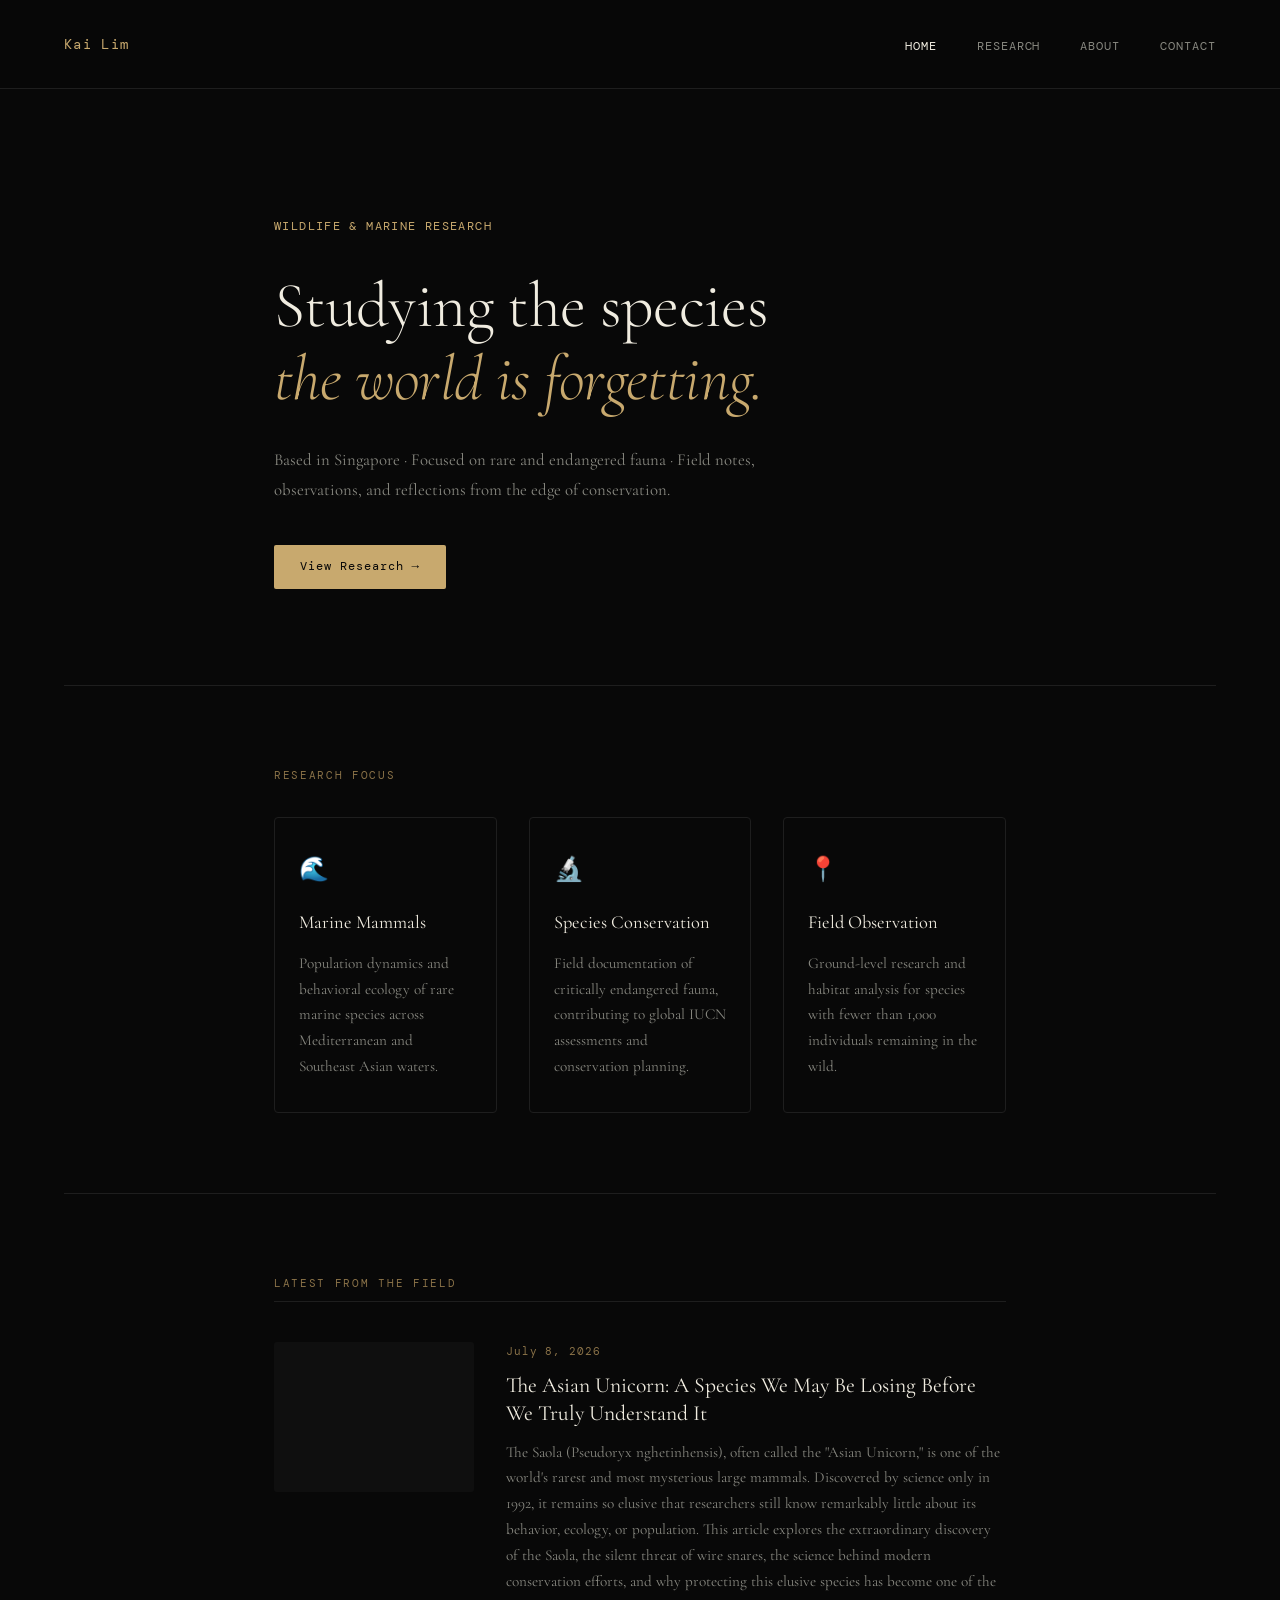
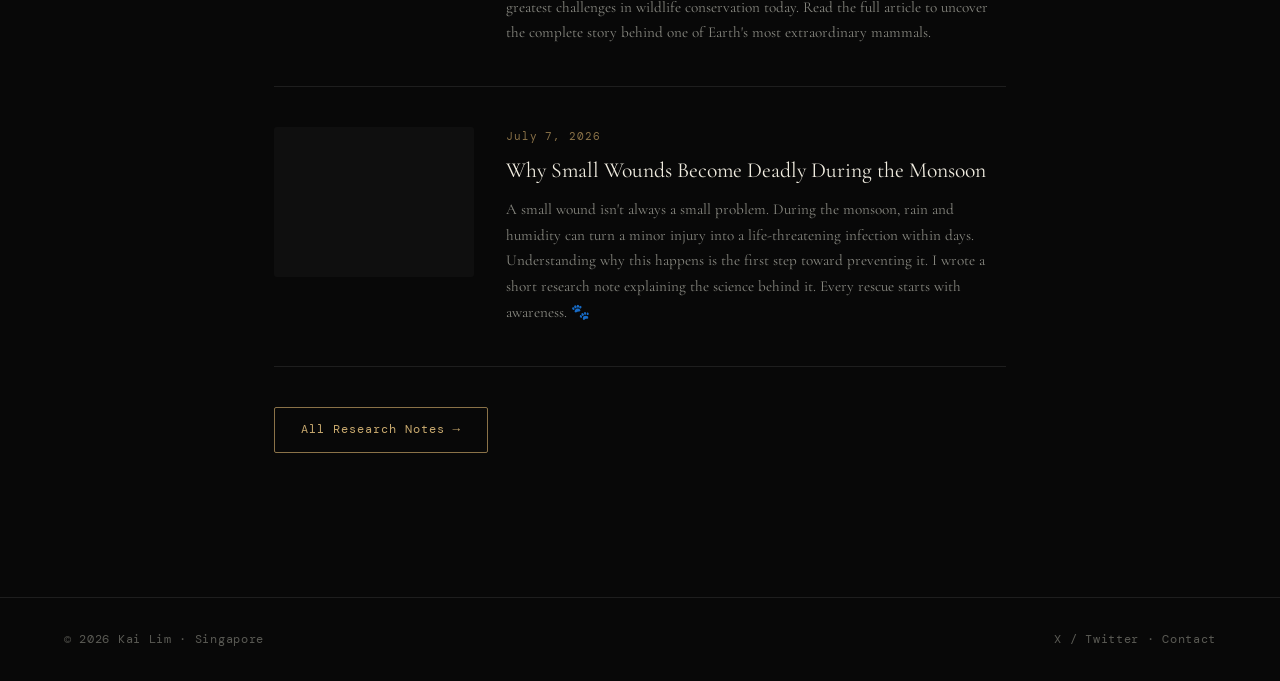
<file: index.html>
<!DOCTYPE html>
<html lang="en">
<head>
  <meta charset="UTF-8" />
  <meta name="viewport" content="width=device-width, initial-scale=1.0"/>
  <title>Kai Lim | Wildlife Researcher</title>
  <link rel="stylesheet" href="style.css" />
  <link href="https://fonts.googleapis.com/css2?family=Cormorant+Garamond:ital,wght@0,300;0,400;0,600;1,300;1,400&family=DM+Mono:wght@300;400&display=swap" rel="stylesheet">
</head>
<body>

  <!-- NAV -->
  <nav>
    <div class="nav-name">Kai Lim</div>
    <ul>
      <li><a href="index.html" class="active">Home</a></li>
      <li><a href="research.html">Research</a></li>
      <li><a href="about.html">About</a></li>
      <li><a href="contact.html">Contact</a></li>
    </ul>
  </nav>

  <!-- HERO -->
  <section class="hero">
    <div class="hero-tag">Wildlife & Marine Research</div>
    <h1>Studying the species<br/><em>the world is forgetting.</em></h1>
    <p class="hero-sub">Based in Singapore · Focused on rare and endangered fauna · Field notes, observations, and reflections from the edge of conservation.</p>
    <a href="research.html" class="btn">View Research →</a>
  </section>

  <!-- DIVIDER -->
  <div class="divider"></div>

  <!-- FOCUS AREAS -->
  <section class="focus">
    <div class="section-label">Research Focus</div>
    <div class="focus-grid">
      <div class="focus-card">
        <span class="focus-icon">🌊</span>
        <h3>Marine Mammals</h3>
        <p>Population dynamics and behavioral ecology of rare marine species across Mediterranean and Southeast Asian waters.</p>
      </div>
      <div class="focus-card">
        <span class="focus-icon">🔬</span>
        <h3>Species Conservation</h3>
        <p>Field documentation of critically endangered fauna, contributing to global IUCN assessments and conservation planning.</p>
      </div>
      <div class="focus-card">
        <span class="focus-icon">📍</span>
        <h3>Field Observation</h3>
        <p>Ground-level research and habitat analysis for species with fewer than 1,000 individuals remaining in the wild.</p>
      </div>
    </div>
  </section>

  <!-- DIVIDER -->
  <div class="divider"></div>

  <!-- LATEST ARTICLES -->
  <section class="latest">
    <div class="section-label">Latest from the Field</div>
    <div id="latest-posts"></div>
    <a href="research.html" class="btn-outline">All Research Notes →</a>
  </section>

  <!-- FOOTER -->
  <footer>
    <p>© 2026 Kai Lim · Singapore</p>
    <p class="footer-links">
      <a href="https://x.com/" target="_blank">X / Twitter</a> ·
      <a href="contact.html">Contact</a>
    </p>
  </footer>

  <script src="posts.js"></script>
  <script>
    // Show latest 2 posts on homepage
    const container = document.getElementById('latest-posts');
    const recent = posts.slice(0, 2);
    if (recent.length === 0) {
      container.innerHTML = '<p class="no-posts">Field notes coming soon.</p>';
    } else {
      recent.forEach(post => {
        container.innerHTML += `
          <a href="post.html?id=${post.id}" class="post-card">
            <div class="post-img" style="background-image:url('${post.image}')"></div>
            <div class="post-info">
              <span class="post-date">${post.date}</span>
              <h3>${post.title}</h3>
              <p>${post.excerpt}</p>
            </div>
          </a>`;
      });
    }
  </script>
</body>
</html>
</file>
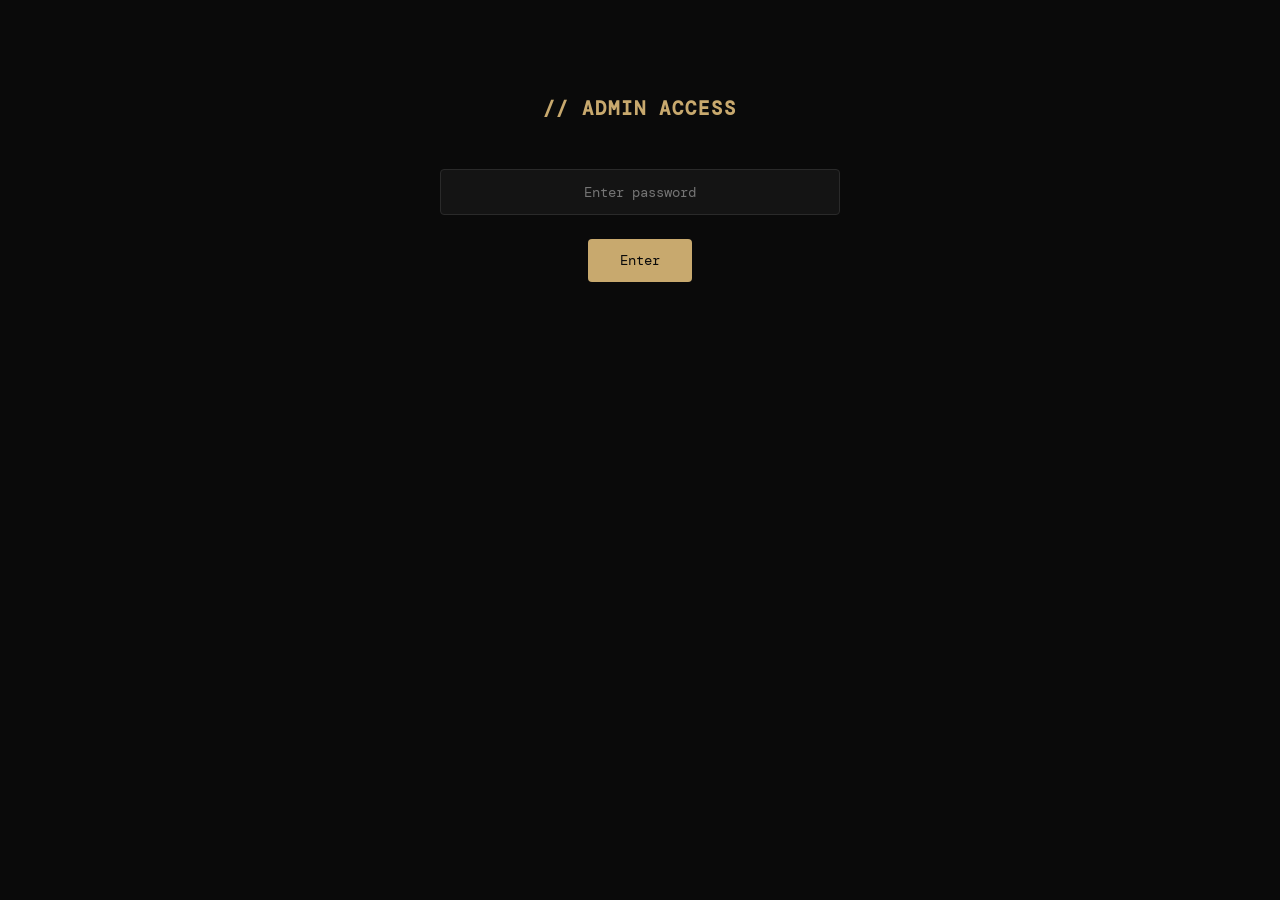
<file: admin (1).html>
<!DOCTYPE html>
<html lang="en">
<head>
  <meta charset="UTF-8" />
  <meta name="viewport" content="width=device-width, initial-scale=1.0"/>
  <title>Admin | Post Manager</title>
  <link href="https://fonts.googleapis.com/css2?family=DM+Mono:wght@300;400&display=swap" rel="stylesheet">
  <style>
    * { box-sizing: border-box; margin: 0; padding: 0; }
    body { background: #0a0a0a; color: #e0e0e0; font-family: 'DM Mono', monospace; padding: 2rem; }
    h1 { color: #c8a96e; margin-bottom: 2rem; font-size: 1.2rem; letter-spacing: 0.1em; }
    .form-group { margin-bottom: 1.2rem; }
    label { display: block; font-size: 0.75rem; color: #888; margin-bottom: 0.4rem; letter-spacing: 0.08em; text-transform: uppercase; }
    input, textarea { width: 100%; background: #141414; border: 1px solid #2a2a2a; color: #e0e0e0; padding: 0.8rem; font-family: 'DM Mono', monospace; font-size: 0.9rem; border-radius: 4px; outline: none; }
    input:focus, textarea:focus { border-color: #c8a96e; }
    textarea { min-height: 300px; resize: vertical; }
    .btn-add { background: #c8a96e; color: #0a0a0a; border: none; padding: 0.8rem 2rem; font-family: 'DM Mono', monospace; font-size: 0.9rem; cursor: pointer; border-radius: 4px; margin-top: 0.5rem; }
    .btn-add:hover { background: #e0c080; }
    .output { margin-top: 2rem; background: #141414; border: 1px solid #2a2a2a; padding: 1rem; border-radius: 4px; }
    .output h2 { font-size: 0.8rem; color: #888; margin-bottom: 1rem; letter-spacing: 0.08em; text-transform: uppercase; }
    .output pre { font-size: 0.8rem; color: #c8a96e; white-space: pre-wrap; word-break: break-all; }
    .msg { padding: 0.8rem; border-radius: 4px; margin-top: 1rem; font-size: 0.85rem; }
    .msg.success { background: #0d2b1a; color: #4caf82; border: 1px solid #1a4a30; }
    .msg.error { background: #2b0d0d; color: #cf6679; border: 1px solid #4a1a1a; }
    .existing { margin-top: 2rem; }
    .existing h2 { font-size: 0.8rem; color: #888; margin-bottom: 1rem; letter-spacing: 0.08em; text-transform: uppercase; }
    .post-item { background: #141414; border: 1px solid #2a2a2a; padding: 0.8rem 1rem; border-radius: 4px; margin-bottom: 0.5rem; display: flex; justify-content: space-between; align-items: center; }
    .post-item span { font-size: 0.85rem; }
    .btn-del { background: transparent; border: 1px solid #4a1a1a; color: #cf6679; padding: 0.3rem 0.8rem; font-family: 'DM Mono', monospace; font-size: 0.75rem; cursor: pointer; border-radius: 3px; }
    .btn-del:hover { background: #2b0d0d; }
    .note { font-size: 0.75rem; color: #555; margin-top: 0.5rem; line-height: 1.6; }
    .password-gate { max-width: 400px; margin: 4rem auto; text-align: center; }
    .password-gate input { margin: 1rem 0; text-align: center; }
  </style>
</head>
<body>

  <div id="gate" class="password-gate">
    <h1>// ADMIN ACCESS</h1>
    <input type="password" id="pass-input" placeholder="Enter password" />
    <br/>
    <button class="btn-add" onclick="checkPass()">Enter</button>
    <p id="gate-err" class="msg error" style="display:none;">Wrong password.</p>
  </div>

  <div id="admin-panel" style="display:none; max-width: 800px; margin: 0 auto;">
    <h1>// POST MANAGER</h1>

    <div class="form-group">
      <label>Post Title</label>
      <input type="text" id="title" placeholder="e.g. The Last Monk Seal of the Aegean" />
    </div>

    <div class="form-group">
      <label>Image URL</label>
      <input type="text" id="image" placeholder="https://... or relative path like images/post1.jpg" />
    </div>

    <div class="form-group">
      <label>Excerpt (1-2 sentences shown in list)</label>
      <input type="text" id="excerpt" placeholder="Short description shown in the research list..." />
    </div>

    <div class="form-group">
      <label>Content (HTML supported)</label>
      <textarea id="content" placeholder="Write your full article here. You can use &lt;p&gt;, &lt;h2&gt;, &lt;strong&gt;, &lt;em&gt;, &lt;blockquote&gt; tags..."></textarea>
    </div>

    <button class="btn-add" onclick="addPost()">Add Post →</button>
    <p class="note">After adding, copy the generated posts.js content below and replace your posts.js file on GitHub.</p>

    <div id="msg-area"></div>

    <div class="existing">
      <h2>Existing Posts</h2>
      <div id="posts-list"></div>
    </div>

    <div class="output" id="output-area" style="display:none;">
      <h2>Updated posts.js — Copy this to GitHub</h2>
      <pre id="output-code"></pre>
    </div>
  </div>

  <script src="posts.js"></script>
  <script>
    // Simple password gate — change "admin2026" to your own password
    const ADMIN_PASS = "admin2026";
    let localPosts = [...posts];

    function checkPass() {
      const val = document.getElementById('pass-input').value;
      if (val === ADMIN_PASS) {
        document.getElementById('gate').style.display = 'none';
        document.getElementById('admin-panel').style.display = 'block';
        renderList();
      } else {
        document.getElementById('gate-err').style.display = 'block';
      }
    }

    function renderList() {
      const container = document.getElementById('posts-list');
      if (localPosts.length === 0) {
        container.innerHTML = '<p style="color:#555;font-size:0.85rem;">No posts yet.</p>';
        return;
      }
      container.innerHTML = '';
      localPosts.forEach((p, i) => {
        container.innerHTML += `
          <div class="post-item">
            <span>${p.date} — ${p.title}</span>
            <button class="btn-del" onclick="deletePost(${i})">Delete</button>
          </div>`;
      });
    }

    function generateId() {
      return 'post_' + Date.now();
    }

    function getDate() {
      const d = new Date();
      return d.toLocaleDateString('en-US', { year: 'numeric', month: 'long', day: 'numeric' });
    }

    function addPost() {
      try {
        const title = document.getElementById('title').value.trim();
        const image = document.getElementById('image').value.trim();
        const excerpt = document.getElementById('excerpt').value.trim();
        const content = document.getElementById('content').value.trim();
        const msgArea = document.getElementById('msg-area');

        if (!title || !excerpt || !content) {
          msgArea.innerHTML = '<div class="msg error">Please fill in title, excerpt, and content.</div>';
          return;
        }

        const newPost = {
          id: generateId(),
          title,
          image: image || '',
          excerpt,
          date: getDate(),
          content
        };

        localPosts.unshift(newPost);
        renderList();
        generateOutput();

        document.getElementById('title').value = '';
        document.getElementById('image').value = '';
        document.getElementById('excerpt').value = '';
        document.getElementById('content').value = '';
        msgArea.innerHTML = '<div class="msg success">Post added! Scroll down to copy the code.</div>';

        // Auto-scroll so the generated code is visible immediately (helps on mobile)
        document.getElementById('output-area').scrollIntoView({ behavior: 'smooth', block: 'start' });
      } catch (err) {
        alert('ERROR: ' + err.message);
        console.error(err);
      }
    }

    function deletePost(index) {
      if (confirm('Delete this post?')) {
        localPosts.splice(index, 1);
        renderList();
        generateOutput();
      }
    }

    function generateOutput() {
      const code = `const posts = ${JSON.stringify(localPosts, null, 2)};`;
      document.getElementById('output-code').textContent = code;
      document.getElementById('output-area').style.display = 'block';
    }
  </script>
</body>
</html>
</file>
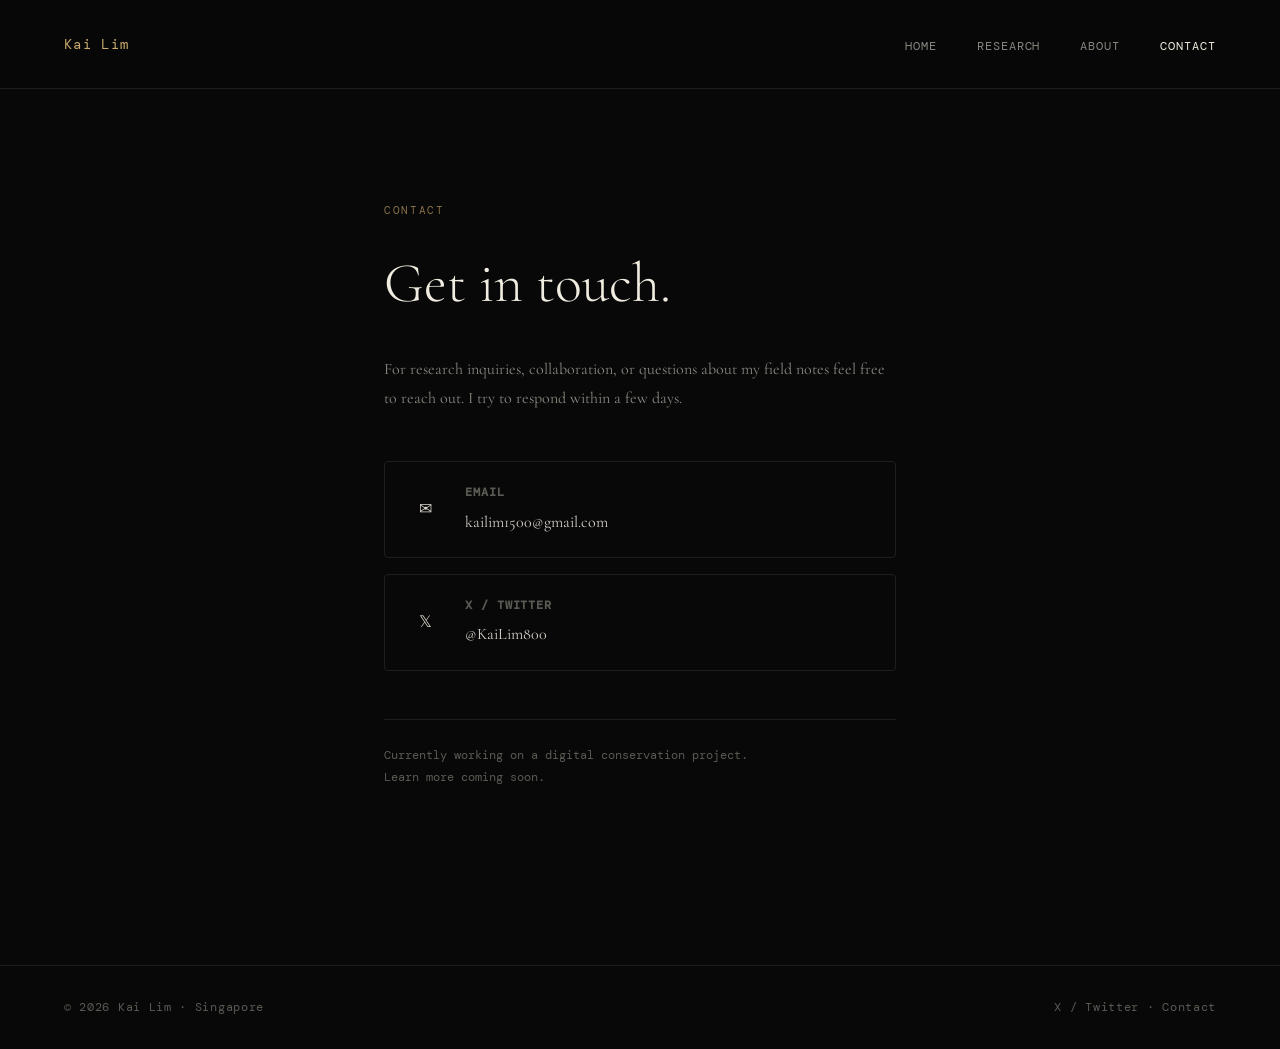
<file: contact.html>
<!DOCTYPE html>
<html lang="en">
<head>
  <meta charset="UTF-8" />
  <meta name="viewport" content="width=device-width, initial-scale=1.0"/>
  <title>Contact | Kai Lim</title>
  <link rel="stylesheet" href="style.css" />
  <link href="https://fonts.googleapis.com/css2?family=Cormorant+Garamond:ital,wght@0,300;0,400;0,600;1,300;1,400&family=DM+Mono:wght@300;400&display=swap" rel="stylesheet">
</head>
<body>

  <nav>
    <div class="nav-name">Kai Lim</div>
    <ul>
      <li><a href="index.html">Home</a></li>
      <li><a href="research.html">Research</a></li>
      <li><a href="about.html">About</a></li>
      <li><a href="contact.html" class="active">Contact</a></li>
    </ul>
  </nav>

  <section class="contact-page">
    <div class="section-label">Contact</div>
    <h1>Get in touch.</h1>
    <p class="contact-sub">For research inquiries, collaboration, or questions about my field notes  feel free to reach out. I try to respond within a few days.</p>

    <div class="contact-links">
      <a href="kailim1500@gmail.com" class="contact-item">
        <span class="contact-icon">✉</span>
        <div>
          <strong>Email</strong>
          <span>kailim1500@gmail.com</span>
        </div>
      </a>
      <a href="https://x.com/KaiLim800" target="_blank" class="contact-item">
        <span class="contact-icon">𝕏</span>
        <div>
          <strong>X / Twitter</strong>
          <span>@KaiLim800</span>
        </div>
      </a>
    </div>

    <p class="contact-note">Currently working on a digital conservation project. <br/>Learn more coming soon.</p>
  </section>

  <footer>
    <p>© 2026 Kai Lim · Singapore</p>
    <p class="footer-links">
      <a href="https://x.com/KaiLim800/" target="_blank">X / Twitter</a> ·
      <a href="contact.html">Contact</a>
    </p>
  </footer>

</body>
</html>
</file>
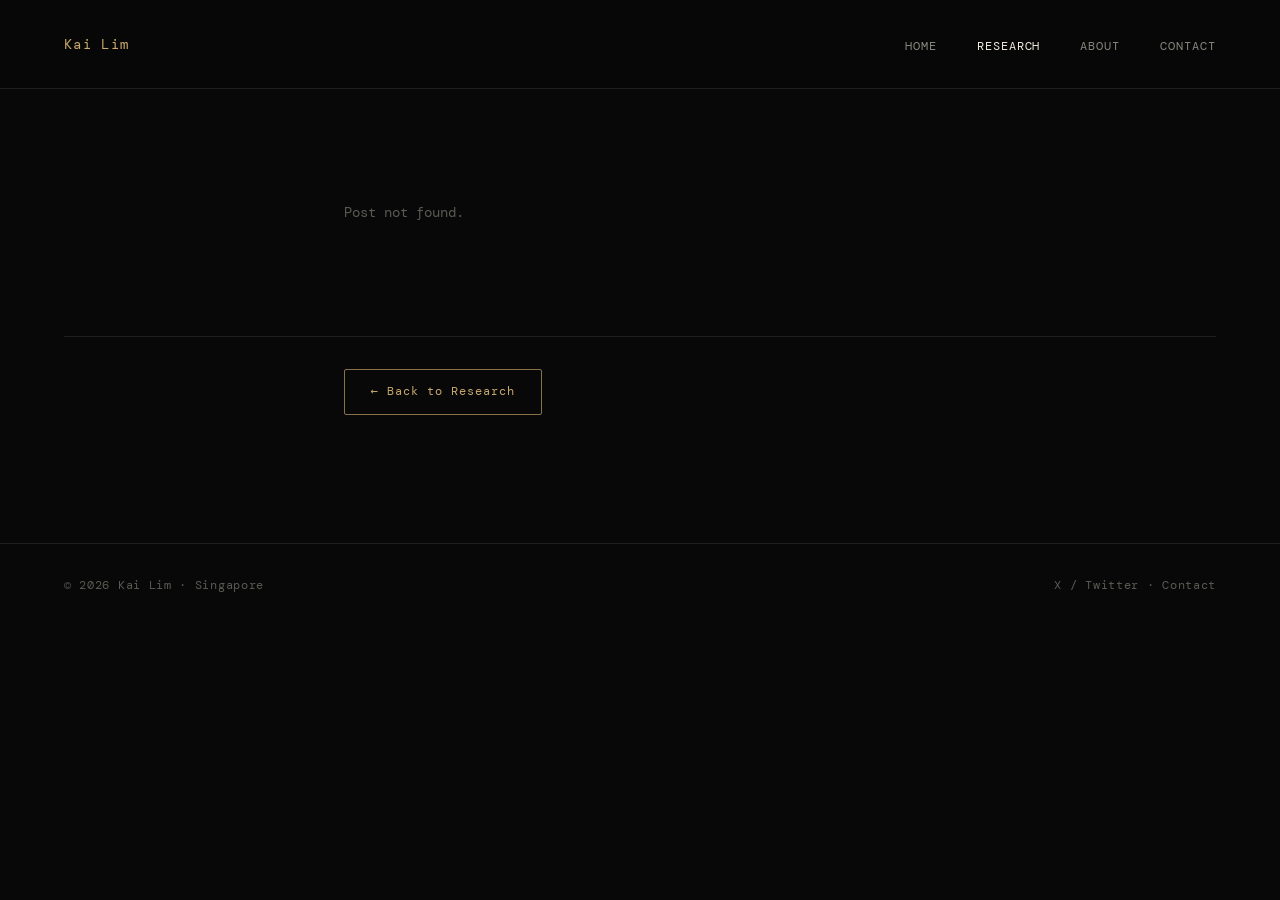
<file: post.html>
<!DOCTYPE html>
<html lang="en">
<head>
  <meta charset="UTF-8" />
  <meta name="viewport" content="width=device-width, initial-scale=1.0"/>
  <title>Post | Kai Lim</title>
  <link rel="stylesheet" href="style.css" />
  <link href="https://fonts.googleapis.com/css2?family=Cormorant+Garamond:ital,wght@0,300;0,400;0,600;1,300;1,400&family=DM+Mono:wght@300;400&display=swap" rel="stylesheet">
</head>
<body>

  <nav>
    <div class="nav-name">Kai Lim</div>
    <ul>
      <li><a href="index.html">Home</a></li>
      <li><a href="research.html" class="active">Research</a></li>
      <li><a href="about.html">About</a></li>
      <li><a href="contact.html">Contact</a></li>
    </ul>
  </nav>

  <article class="post-page" id="post-content">
    <div class="post-loading">Loading...</div>
  </article>

  <div class="divider"></div>

  <section class="back-section">
    <a href="research.html" class="btn-outline">← Back to Research</a>
  </section>

  <footer>
    <p>© 2026 Kai Lim · Singapore</p>
    <p class="footer-links">
      <a href="https://x.com/" target="_blank">X / Twitter</a> ·
      <a href="contact.html">Contact</a>
    </p>
  </footer>

  <script src="posts.js"></script>
  <script>
    const params = new URLSearchParams(window.location.search);
    const id = params.get('id');
    const post = posts.find(p => p.id === id);
    const container = document.getElementById('post-content');

    if (!post) {
      container.innerHTML = '<p class="no-posts">Post not found.</p>';
    } else {
      document.title = post.title + ' | Kai Lim';
      container.innerHTML = `
        <div class="post-header">
          <span class="post-date">${post.date}</span>
          <h1>${post.title}</h1>
        </div>
        <div class="post-cover" style="background-image:url('${post.image}')"></div>
        <div class="post-body">${post.content}</div>
      `;
    }
  </script>
</body>
</html>
</file>
<file: style.css>
/* ===== RESET & BASE ===== */
*, *::before, *::after { box-sizing: border-box; margin: 0; padding: 0; }

:root {
  --bg: #080808;
  --bg2: #0f0f0f;
  --border: #1e1e1e;
  --text: #d4d0c8;
  --text-muted: #5a5a54;
  --text-dim: #888880;
  --gold: #c8a96e;
  --gold-dim: #8a7248;
  --white: #f0ece0;
}

html { scroll-behavior: smooth; }

body {
  background: var(--bg);
  color: var(--text);
  font-family: 'Cormorant Garamond', Georgia, serif;
  font-size: 18px;
  line-height: 1.7;
  min-height: 100vh;
}

a { color: inherit; text-decoration: none; }

/* ===== NAV ===== */
nav {
  display: flex;
  justify-content: space-between;
  align-items: center;
  padding: 1.8rem 4rem;
  border-bottom: 1px solid var(--border);
  position: sticky;
  top: 0;
  background: rgba(8,8,8,0.95);
  backdrop-filter: blur(10px);
  z-index: 100;
}

.nav-name {
  font-family: 'DM Mono', monospace;
  font-size: 0.85rem;
  color: var(--gold);
  letter-spacing: 0.1em;
}

nav ul {
  list-style: none;
  display: flex;
  gap: 2.5rem;
}

nav ul a {
  font-family: 'DM Mono', monospace;
  font-size: 0.75rem;
  color: var(--text-dim);
  letter-spacing: 0.08em;
  text-transform: uppercase;
  transition: color 0.2s;
}

nav ul a:hover,
nav ul a.active {
  color: var(--white);
}

/* ===== HERO ===== */
.hero {
  max-width: 860px;
  margin: 0 auto;
  padding: 8rem 4rem 6rem;
}

.hero-tag {
  font-family: 'DM Mono', monospace;
  font-size: 0.72rem;
  color: var(--gold);
  letter-spacing: 0.12em;
  text-transform: uppercase;
  margin-bottom: 2rem;
}

.hero h1 {
  font-size: clamp(2.8rem, 5vw, 4.5rem);
  font-weight: 300;
  line-height: 1.15;
  color: var(--white);
  margin-bottom: 1.8rem;
  letter-spacing: -0.01em;
}

.hero h1 em {
  font-style: italic;
  color: var(--gold);
}

.hero-sub {
  font-size: 1.05rem;
  color: var(--text-dim);
  max-width: 540px;
  margin-bottom: 2.5rem;
  line-height: 1.8;
}

/* ===== PAGE HERO ===== */
.page-hero {
  max-width: 860px;
  margin: 0 auto;
  padding: 6rem 4rem 4rem;
}

.page-hero h1 {
  font-size: clamp(2.2rem, 4vw, 3.5rem);
  font-weight: 300;
  color: var(--white);
  line-height: 1.2;
  margin: 1.5rem 0;
}

.page-hero h1 em { font-style: italic; color: var(--gold); }

.page-hero p {
  color: var(--text-dim);
  max-width: 560px;
  font-size: 1rem;
  line-height: 1.85;
}

/* ===== SECTION LABEL ===== */
.section-label {
  font-family: 'DM Mono', monospace;
  font-size: 0.7rem;
  color: var(--gold-dim);
  letter-spacing: 0.15em;
  text-transform: uppercase;
  margin-bottom: 0.5rem;
}

/* ===== DIVIDER ===== */
.divider {
  border: none;
  border-top: 1px solid var(--border);
  margin: 0 4rem;
}

/* ===== BUTTONS ===== */
.btn {
  display: inline-block;
  font-family: 'DM Mono', monospace;
  font-size: 0.78rem;
  letter-spacing: 0.08em;
  color: var(--bg);
  background: var(--gold);
  padding: 0.7rem 1.6rem;
  border-radius: 2px;
  transition: background 0.2s;
}

.btn:hover { background: var(--white); }

.btn-outline {
  display: inline-block;
  font-family: 'DM Mono', monospace;
  font-size: 0.78rem;
  letter-spacing: 0.08em;
  color: var(--gold);
  border: 1px solid var(--gold-dim);
  padding: 0.7rem 1.6rem;
  border-radius: 2px;
  transition: all 0.2s;
}

.btn-outline:hover {
  background: var(--gold);
  color: var(--bg);
}

/* ===== FOCUS SECTION ===== */
.focus {
  max-width: 860px;
  margin: 0 auto;
  padding: 5rem 4rem;
}

.focus-grid {
  display: grid;
  grid-template-columns: repeat(3, 1fr);
  gap: 2rem;
  margin-top: 2rem;
}

.focus-card {
  border: 1px solid var(--border);
  padding: 2rem 1.5rem;
  border-radius: 4px;
  transition: border-color 0.2s;
}

.focus-card:hover { border-color: var(--gold-dim); }

.focus-icon {
  font-size: 1.5rem;
  display: block;
  margin-bottom: 1rem;
}

.focus-card h3 {
  font-size: 1.15rem;
  font-weight: 400;
  color: var(--white);
  margin-bottom: 0.8rem;
}

.focus-card p {
  font-size: 0.95rem;
  color: var(--text-dim);
  line-height: 1.7;
}

/* ===== LATEST / RESEARCH LIST ===== */
.latest {
  max-width: 860px;
  margin: 0 auto;
  padding: 5rem 4rem;
}

.latest > .btn-outline {
  margin-top: 2.5rem;
}

.research-list {
  max-width: 860px;
  margin: 0 auto;
  padding: 3rem 4rem 5rem;
}

.post-card {
  display: grid;
  grid-template-columns: 200px 1fr;
  gap: 2rem;
  border-bottom: 1px solid var(--border);
  padding: 2.5rem 0;
  transition: opacity 0.2s;
  cursor: pointer;
}

.post-card:hover { opacity: 0.75; }
.post-card:first-child { border-top: 1px solid var(--border); }

.post-card.wide {
  grid-template-columns: 240px 1fr;
}

.post-img {
  width: 100%;
  aspect-ratio: 4/3;
  background-size: cover;
  background-position: center;
  background-color: var(--bg2);
  border-radius: 3px;
}

.post-date {
  font-family: 'DM Mono', monospace;
  font-size: 0.7rem;
  color: var(--gold-dim);
  letter-spacing: 0.08em;
  display: block;
  margin-bottom: 0.6rem;
}

.post-info h3 {
  font-size: 1.35rem;
  font-weight: 400;
  color: var(--white);
  line-height: 1.3;
  margin-bottom: 0.8rem;
}

.post-info p {
  font-size: 0.95rem;
  color: var(--text-dim);
  line-height: 1.7;
}

.read-more {
  display: inline-block;
  margin-top: 1rem;
  font-family: 'DM Mono', monospace;
  font-size: 0.72rem;
  color: var(--gold);
  letter-spacing: 0.06em;
}

.no-posts {
  font-family: 'DM Mono', monospace;
  font-size: 0.85rem;
  color: var(--text-muted);
  padding: 2rem 0;
}

/* ===== POST PAGE ===== */
.post-page {
  max-width: 720px;
  margin: 0 auto;
  padding: 5rem 4rem;
}

.post-header {
  margin-bottom: 3rem;
}

.post-header h1 {
  font-size: clamp(2rem, 4vw, 3rem);
  font-weight: 300;
  color: var(--white);
  line-height: 1.2;
  margin-top: 0.8rem;
}

.post-cover {
  width: 100%;
  aspect-ratio: 16/9;
  background-size: cover;
  background-position: center;
  background-color: var(--bg2);
  border-radius: 4px;
  margin-bottom: 3rem;
}

.post-body p {
  margin-bottom: 1.5rem;
  color: var(--text);
  font-size: 1.05rem;
  line-height: 1.85;
}

.post-body h2 {
  font-size: 1.5rem;
  font-weight: 400;
  color: var(--white);
  margin: 2.5rem 0 1rem;
}

.post-body blockquote {
  border-left: 2px solid var(--gold);
  padding-left: 1.5rem;
  margin: 2rem 0;
  font-style: italic;
  color: var(--text-dim);
  font-size: 1.1rem;
}

.post-body strong { color: var(--white); font-weight: 600; }
.post-body em { font-style: italic; color: var(--gold); }

.post-loading {
  font-family: 'DM Mono', monospace;
  font-size: 0.85rem;
  color: var(--text-muted);
}

.back-section {
  max-width: 720px;
  margin: 0 auto;
  padding: 2rem 4rem 4rem;
}

/* ===== ABOUT PAGE ===== */
.about-page {
  max-width: 960px;
  margin: 0 auto;
  padding: 6rem 4rem;
}

.about-grid {
  display: grid;
  grid-template-columns: 280px 1fr;
  gap: 5rem;
  margin-top: 2rem;
}

.about-photo {
  position: sticky;
  top: 6rem;
  align-self: start;
}

.photo-placeholder {
  width: 100%;
  aspect-ratio: 3/4;
  background: var(--bg2);
  border: 1px solid var(--border);
  border-radius: 4px;
  display: flex;
  align-items: center;
  justify-content: center;
  overflow: hidden;
  margin-bottom: 1.5rem;
  position: relative;
}

.photo-placeholder img {
  width: 100%;
  height: 100%;
  object-fit: cover;
  position: absolute;
}

.photo-initials {
  font-family: 'DM Mono', monospace;
  font-size: 2rem;
  color: var(--gold-dim);
  letter-spacing: 0.1em;
}

.about-quick { border-top: 1px solid var(--border); padding-top: 1.2rem; }

.quick-item {
  display: flex;
  justify-content: space-between;
  padding: 0.6rem 0;
  border-bottom: 1px solid var(--border);
  font-size: 0.9rem;
}

.quick-item span:first-child {
  font-family: 'DM Mono', monospace;
  font-size: 0.7rem;
  color: var(--text-muted);
  letter-spacing: 0.06em;
  text-transform: uppercase;
}

.about-text h1 {
  font-size: 3rem;
  font-weight: 300;
  color: var(--white);
  margin-bottom: 0.3rem;
}

.about-text h2 {
  font-family: 'DM Mono', monospace;
  font-size: 0.78rem;
  color: var(--gold);
  letter-spacing: 0.08em;
  margin-bottom: 2.5rem;
  font-weight: 300;
}

.about-text p {
  color: var(--text-dim);
  margin-bottom: 1.4rem;
  font-size: 1.02rem;
  line-height: 1.85;
}

.about-text blockquote {
  border-left: 2px solid var(--gold);
  padding-left: 1.5rem;
  margin: 2rem 0;
  font-style: italic;
  color: var(--text-dim);
  font-size: 1.05rem;
}

.about-links { display: flex; gap: 1rem; margin-top: 2rem; flex-wrap: wrap; }

/* ===== CONTACT PAGE ===== */
.contact-page {
  max-width: 640px;
  margin: 0 auto;
  padding: 7rem 4rem;
}

.contact-page h1 {
  font-size: 3.5rem;
  font-weight: 300;
  color: var(--white);
  margin: 1rem 0 1.5rem;
}

.contact-sub {
  color: var(--text-dim);
  font-size: 1rem;
  margin-bottom: 3rem;
  line-height: 1.8;
}

.contact-links { display: flex; flex-direction: column; gap: 1rem; margin-bottom: 3rem; }

.contact-item {
  display: flex;
  align-items: center;
  gap: 1.5rem;
  border: 1px solid var(--border);
  padding: 1.3rem 1.5rem;
  border-radius: 4px;
  transition: border-color 0.2s;
}

.contact-item:hover { border-color: var(--gold-dim); }

.contact-icon {
  font-size: 1.3rem;
  color: var(--gold);
  min-width: 2rem;
  text-align: center;
}

.contact-item strong {
  display: block;
  font-family: 'DM Mono', monospace;
  font-size: 0.72rem;
  letter-spacing: 0.08em;
  text-transform: uppercase;
  color: var(--text-muted);
  margin-bottom: 0.2rem;
}

.contact-item span {
  font-size: 1rem;
  color: var(--text);
}

.contact-note {
  font-family: 'DM Mono', monospace;
  font-size: 0.78rem;
  color: var(--text-muted);
  line-height: 1.8;
  border-top: 1px solid var(--border);
  padding-top: 1.5rem;
}

/* ===== FOOTER ===== */
footer {
  border-top: 1px solid var(--border);
  padding: 2rem 4rem;
  display: flex;
  justify-content: space-between;
  align-items: center;
  margin-top: 4rem;
}

footer p {
  font-family: 'DM Mono', monospace;
  font-size: 0.72rem;
  color: var(--text-muted);
  letter-spacing: 0.06em;
}

.footer-links a {
  color: var(--text-muted);
  transition: color 0.2s;
}

.footer-links a:hover { color: var(--gold); }

/* ===== RESPONSIVE ===== */
@media (max-width: 768px) {
  nav { padding: 1.2rem 1.5rem; }
  nav ul { gap: 1.2rem; }
  .hero, .page-hero, .focus, .latest, .research-list,
  .post-page, .back-section, .about-page, .contact-page { padding-left: 1.5rem; padding-right: 1.5rem; }
  .divider { margin: 0 1.5rem; }
  .focus-grid { grid-template-columns: 1fr; }
  .post-card, .post-card.wide { grid-template-columns: 1fr; }
  .post-img { aspect-ratio: 16/9; }
  .about-grid { grid-template-columns: 1fr; gap: 2rem; }
  .about-photo { position: static; }
  footer { flex-direction: column; gap: 0.5rem; text-align: center; padding: 1.5rem; }
}
</file>
